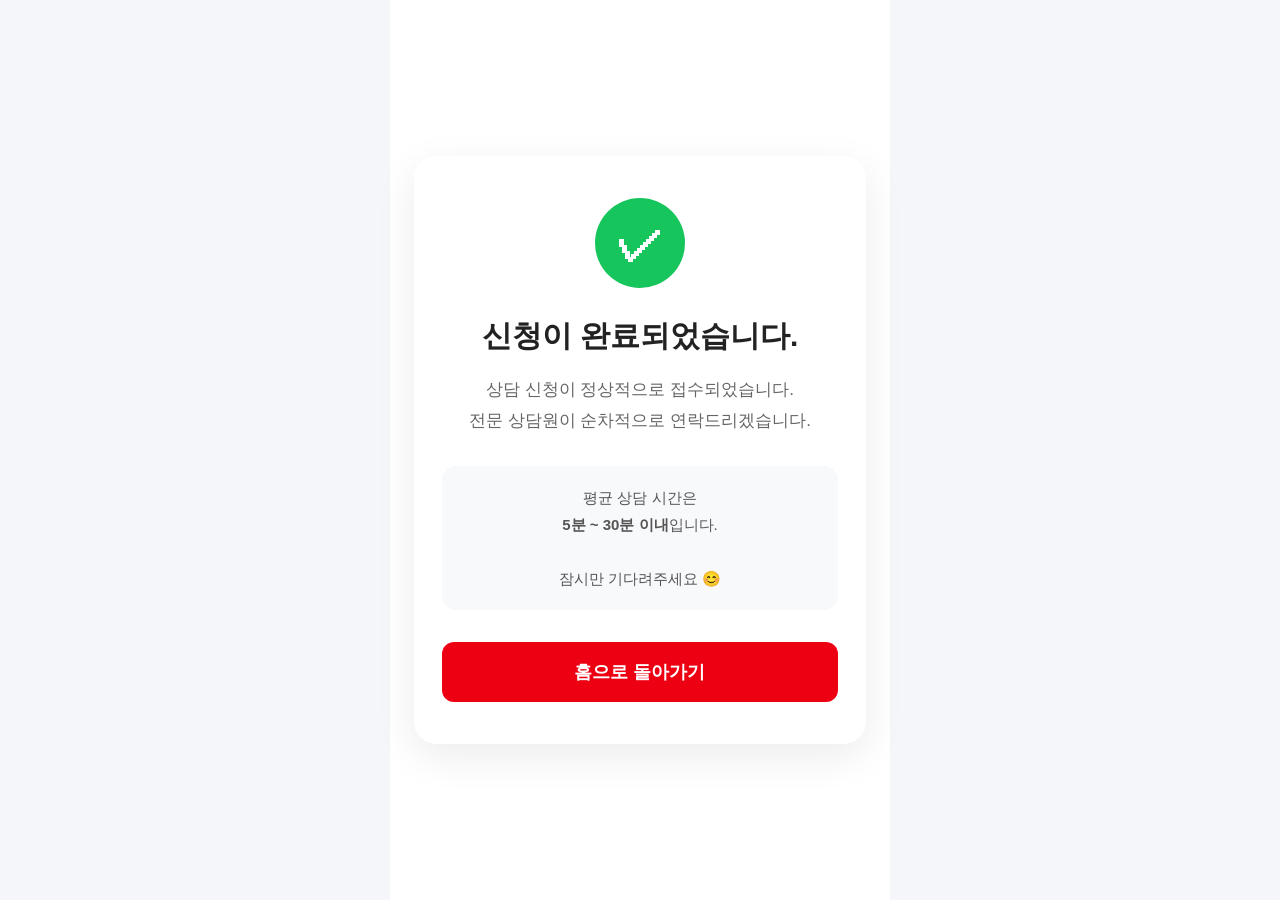
<file: complete.html>
<!doctype html>
<html lang="ko">
  <head>
    <meta charset="UTF-8" />
    <meta name="viewport" content="width=device-width, initial-scale=1.0" />
    <title>신청 완료</title>

    <link rel="stylesheet" href="css/base.css" />

    <style>
      * {
        margin: 0;
        padding: 0;
        box-sizing: border-box;
      }

      body {
        background: #f5f6fa;
        font-family: "Pretendard", sans-serif;
      }

      .mobile-page {
        max-width: 500px;
        margin: auto;
        min-height: 100vh;
        display: flex;
        justify-content: center;
        align-items: center;
        padding: 24px;
      }

      .complete-card {
        width: 100%;
        background: #fff;
        border-radius: 22px;
        padding: 42px 28px;
        text-align: center;
        box-shadow: 0 12px 40px rgba(0, 0, 0, 0.08);
      }

      .check {
        width: 90px;
        height: 90px;
        margin: auto;
        border-radius: 50%;
        background: #16c55b;
        color: #fff;
        display: flex;
        justify-content: center;
        align-items: center;
        font-size: 48px;
        font-weight: bold;
      }

      h1 {
        margin-top: 28px;
        font-size: 30px;
        font-weight: 800;
        color: #222;
      }

      .desc {
        margin-top: 18px;
        color: #666;
        line-height: 1.8;
        font-size: 17px;
      }

      .info {
        margin-top: 30px;
        background: #f8f9fb;
        border-radius: 14px;
        padding: 18px;
        color: #555;
        line-height: 1.8;
        font-size: 15px;
      }

      .home-btn {
        margin-top: 32px;
        display: block;
        width: 100%;
        background: #ed0012;
        color: #fff;
        text-decoration: none;
        border-radius: 12px;
        padding: 18px;
        font-size: 18px;
        font-weight: 700;
      }
    </style>

    <!-- TikTok Pixel -->
    <script>
      !(function (w, d, t) {
        w.TiktokAnalyticsObject = t;
        var ttq = (w[t] = w[t] || []);
        ttq.methods = [
          "page",
          "track",
          "identify",
          "instances",
          "debug",
          "on",
          "off",
          "once",
          "ready",
          "alias",
          "group",
          "enableCookie",
          "disableCookie",
          "holdConsent",
          "revokeConsent",
          "grantConsent",
        ];
        ttq.setAndDefer = function (t, e) {
          t[e] = function () {
            t.push([e].concat(Array.prototype.slice.call(arguments, 0)));
          };
        };
        for (var i = 0; i < ttq.methods.length; i++) {
          ttq.setAndDefer(ttq, ttq.methods[i]);
        }
        ttq.load = function (e) {
          var n = document.createElement("script");
          n.async = !0;
          n.src =
            "https://analytics.tiktok.com/i18n/pixel/events.js?sdkid=" +
            e +
            "&lib=ttq";
          var a = document.getElementsByTagName("script")[0];
          a.parentNode.insertBefore(n, a);
        };

        ttq.load("D9LGL13C77UAISU2FO10");
        ttq.page();
        ttq.track("CompleteRegistration");
      })(window, document, "ttq");
    </script>

    <!-- Meta Pixel -->
    <script>
      !(function (f, b, e, v, n, t, s) {
        if (f.fbq) return;
        n = f.fbq = function () {
          n.callMethod
            ? n.callMethod.apply(n, arguments)
            : n.queue.push(arguments);
        };
        if (!f._fbq) f._fbq = n;
        n.push = n;
        n.loaded = !0;
        n.version = "2.0";
        n.queue = [];
        t = b.createElement(e);
        t.async = !0;
        t.src = v;
        s = b.getElementsByTagName(e)[0];
        s.parentNode.insertBefore(t, s);
      })(
        window,
        document,
        "script",
        "https://connect.facebook.net/en_US/fbevents.js",
      );

      fbq("init", "1729414917311895");
      fbq("track", "PageView");
      fbq("track", "CompleteRegistration");
    </script>

    <noscript>
      <img
        height="1"
        width="1"
        style="display: none"
        src="https://www.facebook.com/tr?id=1729414917311895&ev=PageView&noscript=1"
      />
    </noscript>
  </head>

  <body>
    <main class="mobile-page">
      <div class="complete-card">
        <div class="check">✓</div>

        <h1>신청이 완료되었습니다.</h1>

        <p class="desc">
          상담 신청이 정상적으로 접수되었습니다.<br />
          전문 상담원이 순차적으로 연락드리겠습니다.
        </p>

        <div class="info">
          평균 상담 시간은<br />
          <strong>5분 ~ 30분 이내</strong>입니다.<br /><br />

          잠시만 기다려주세요 😊
        </div>

        <a href="index.html" class="home-btn"> 홈으로 돌아가기 </a>
      </div>
    </main>
  </body>
</html>
</file>
<file: css/base.css>
@font-face {
  font-family: "NotoSansKR";
  src: url("../fonts/NotoSansKR-Regular.ttf") format("truetype");
  font-weight: 400;
}

@font-face {
  font-family: "NotoSansKR";
  src: url("../fonts/NotoSansKR-Medium.ttf") format("truetype");
  font-weight: 500;
}

@font-face {
  font-family: "NotoSansKR";
  src: url("../fonts/NotoSansKR-Bold.ttf") format("truetype");
  font-weight: 700;
}

* {
  box-sizing: border-box;
}

html,
body {
  margin: 0;
  padding: 0;
  width: 100%;
  overflow-x: hidden;
  scroll-behavior: smooth;
}

body {
  font-family: "NotoSansKR", Arial, sans-serif;
  background: #fff;
  color: #111;
  font-weight: 400;
}

.mobile-page {
  width: 100%;
  max-width: 500px;
  min-height: 100vh;
  margin: 0 auto;
  background: #fff;
}

.banner-img {
  display: block;
  width: 100%;
  height: auto;
}

.move-form {
  cursor: pointer;
}

hr {
  margin: 20px 0;
  border: none;
  border-top: 1px solid #ddd;
}

@media (max-width: 768px) {
  .mobile-page {
    max-width: 100%;
  }
}

@media (max-width: 380px) {
  .mobile-page {
    width: 100%;
  }
}
</file>
